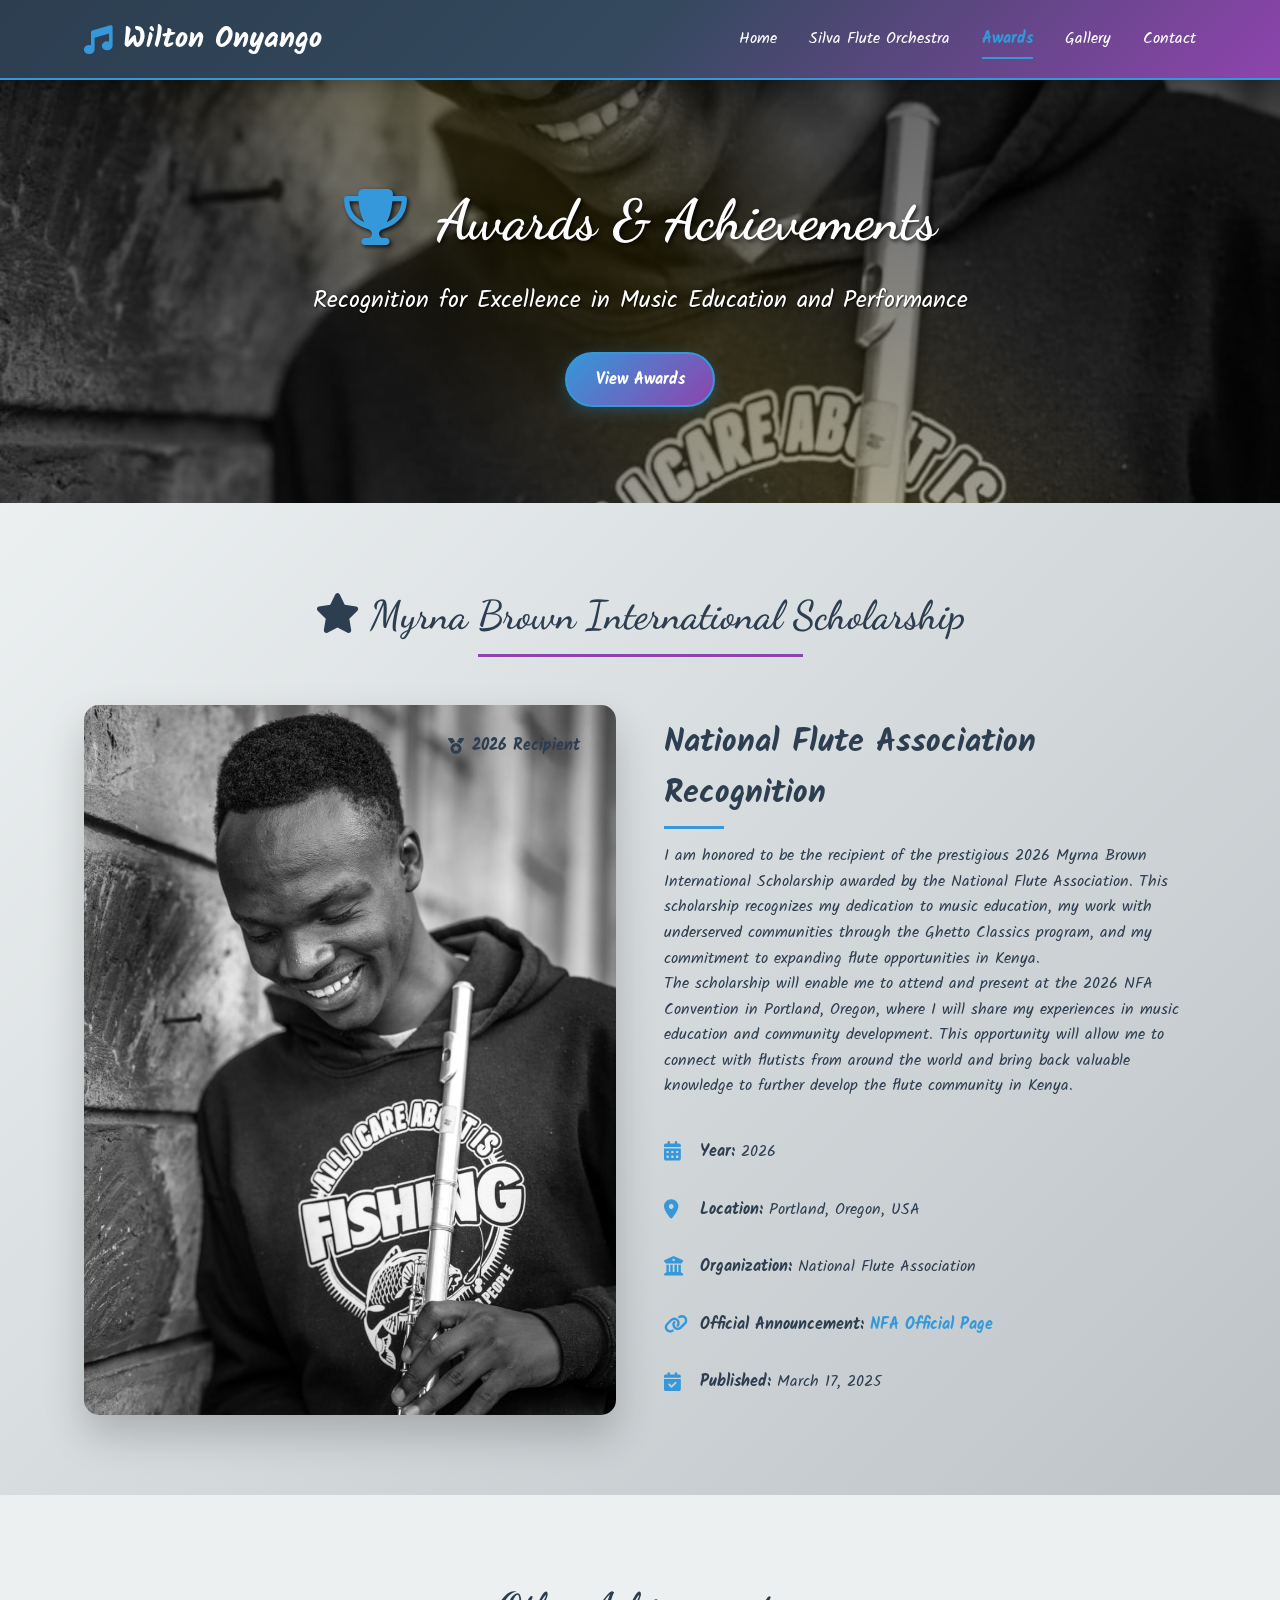
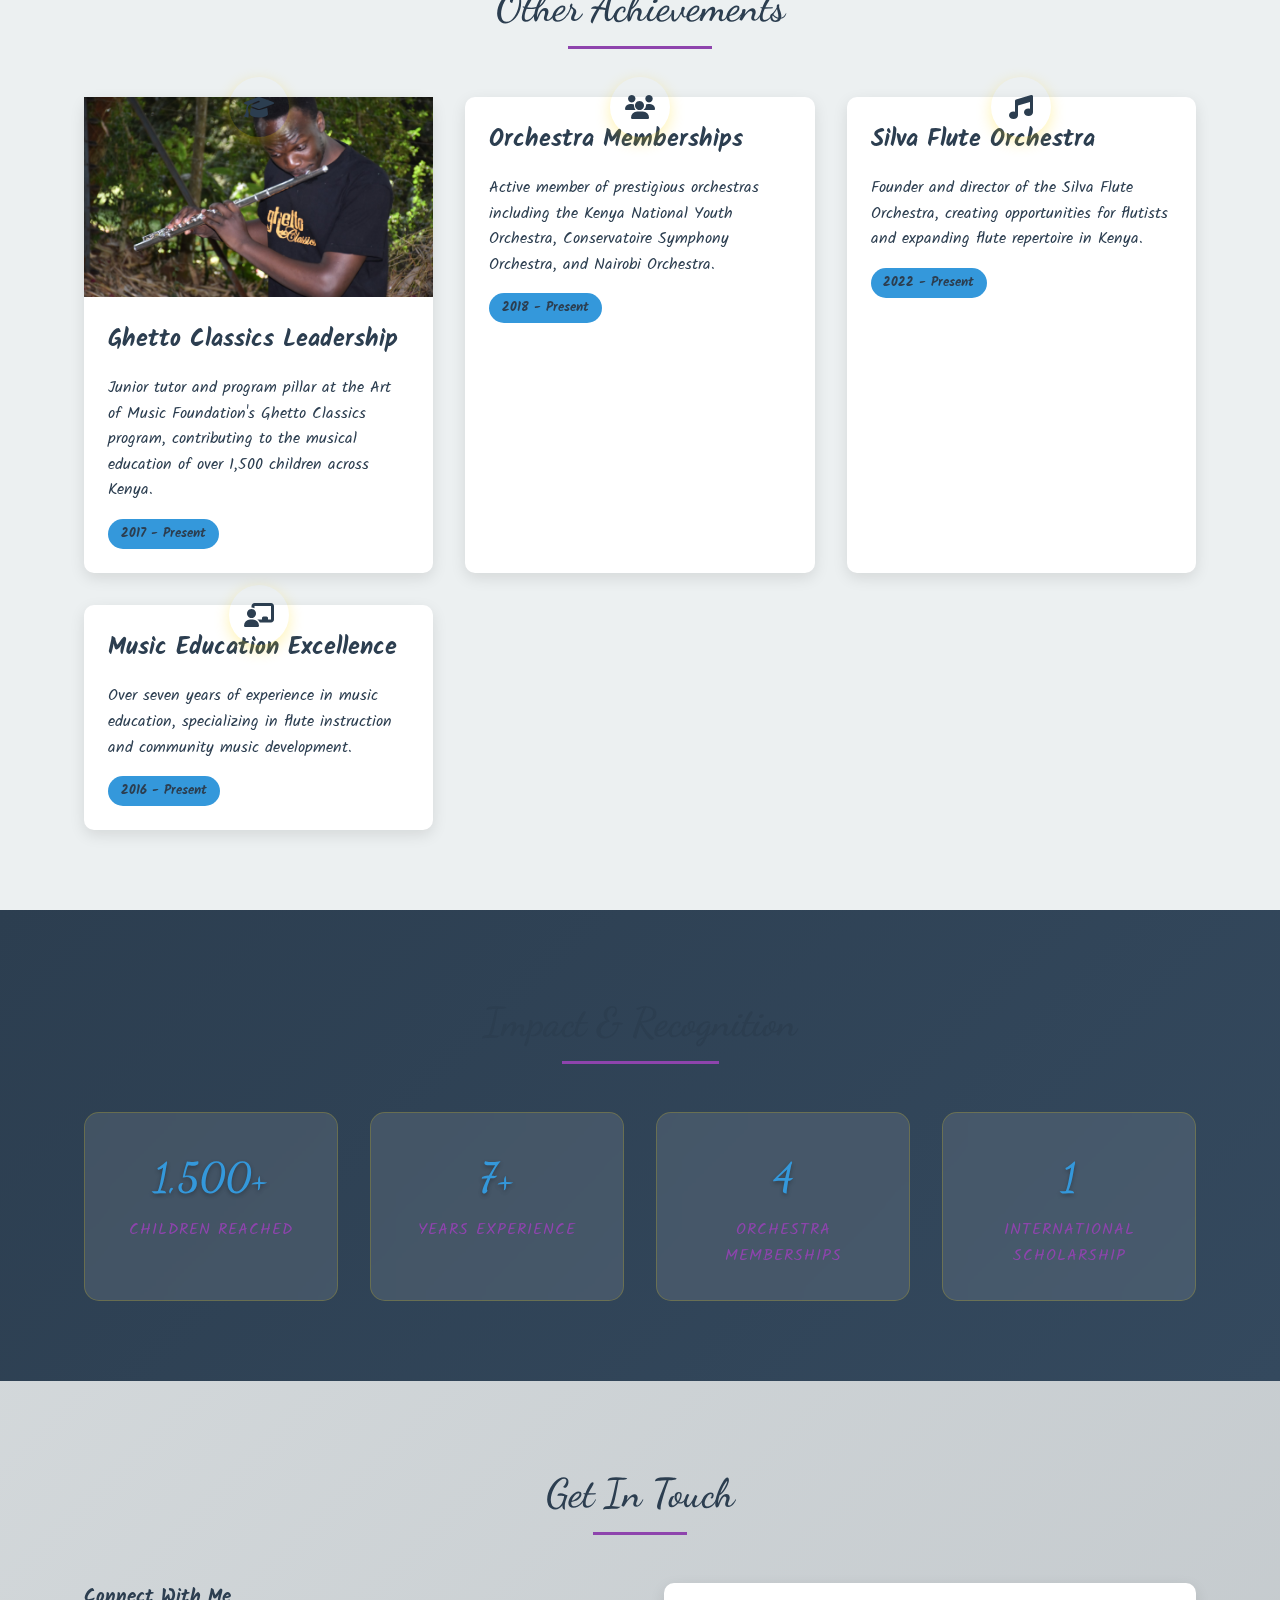
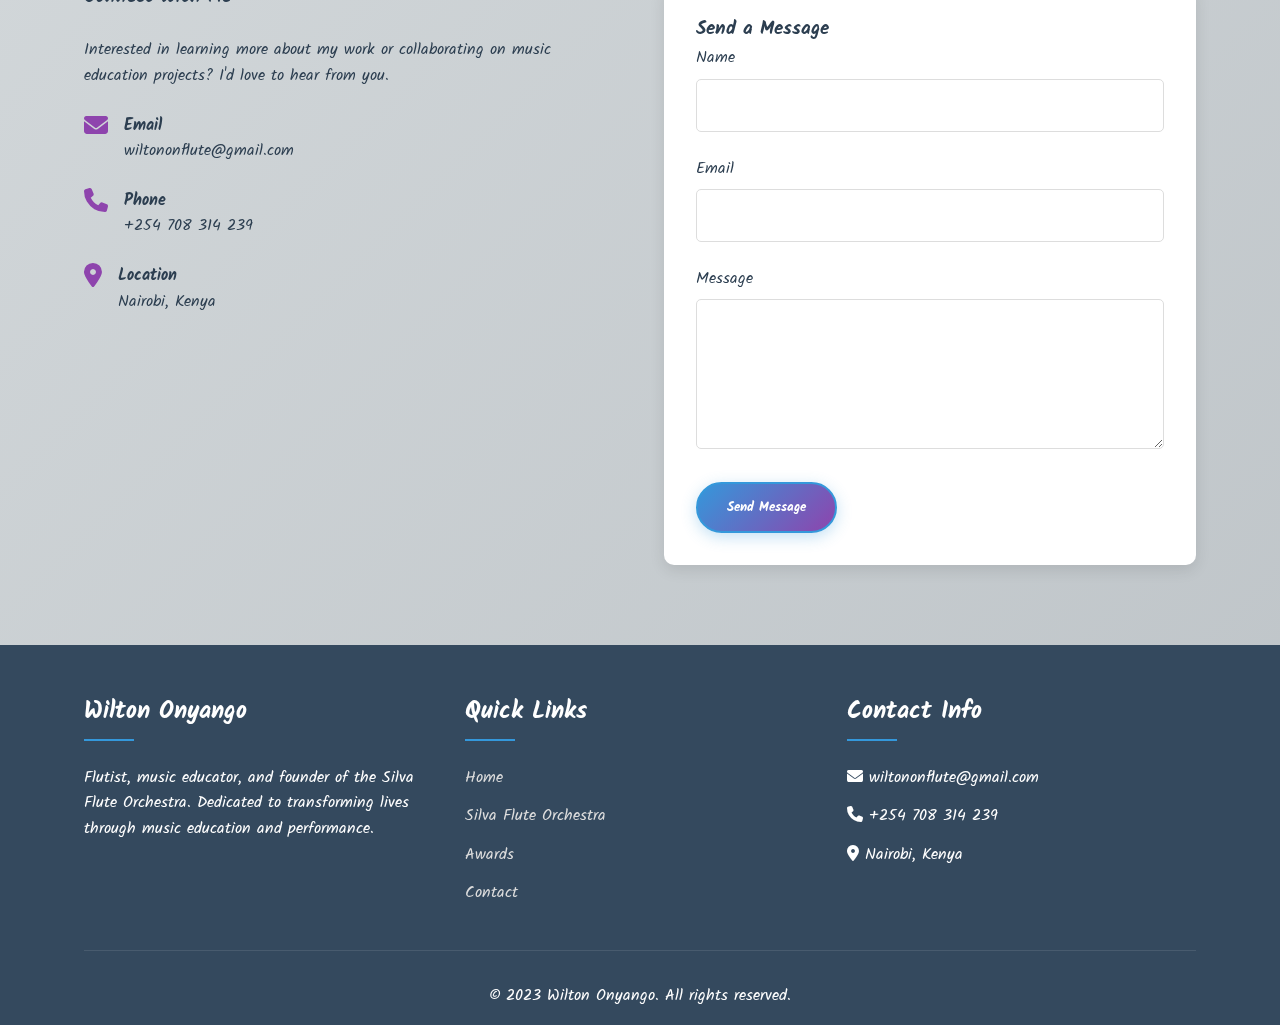
<file: awards.html>
<!DOCTYPE html>
<html lang="en">
<head>
    <meta charset="UTF-8">
    <meta name="viewport" content="width=device-width, initial-scale=1.0">
    <title>Awards & Achievements | Wilton Onyango</title>
    <link rel="icon" type="image/svg+xml" href="data:image/svg+xml,%3Csvg xmlns='http://www.w3.org/2000/svg' viewBox='0 0 100 100'%3E%3Ctext y='.9em' font-size='90'%3E🎵%3C/text%3E%3C/svg%3E">
    <link rel="stylesheet" href="styles.css">
    <link rel="stylesheet" href="https://cdnjs.cloudflare.com/ajax/libs/font-awesome/6.4.0/css/all.min.css">
</head>
<body>
    <!-- Header -->
    <header>
        <div class="container">
                    <nav>
                <div class="logo">
                    <i class="fas fa-music"></i>
                    Wilton Onyango
                </div>
                <div class="mobile-menu-toggle">
                    <span></span>
                    <span></span>
                    <span></span>
                </div>
                <ul class="nav-links">
                    <li><a href="index.html">Home</a></li>
                    <li><a href="sfo.html">Silva Flute Orchestra</a></li>
                    <li><a href="awards.html" class="active">Awards</a></li>
                    <li><a href="index.html#gallery">Gallery</a></li>
                    <li><a href="index.html#contact">Contact</a></li>
                </ul>
            </nav>
        </div>
    </header>

    <!-- Hero Section -->
    <section class="hero">
        <div class="container">
            <div class="hero-content">
                <h1 class="musical-script"><i class="fas fa-trophy"></i> Awards & Achievements</h1>
                <p class="musical-handwriting">Recognition for Excellence in Music Education and Performance</p>
                <a href="#awards" class="btn">View Awards</a>
            </div>
        </div>
        </section>

    <!-- Myrna Brown Scholarship Section -->
    <section id="myrna-brown" class="myrna-brown-section">
        <div class="container">
            <div class="section-title">
                <h2><i class="fas fa-star"></i> Myrna Brown International Scholarship</h2>
            </div>
            <div class="myrna-content">
                <div class="myrna-image">
                    <img src="resources/personal/wilton-2.jpg" alt="Wilton Onyango - Myrna Brown Scholar">
                    <div class="scholarship-badge">
                        <i class="fas fa-medal"></i>
                        <span>2026 Recipient</span>
                    </div>
                </div>
                <div class="myrna-text">
                    <h3>National Flute Association Recognition</h3>
                    <p>I am honored to be the recipient of the prestigious 2026 Myrna Brown International Scholarship awarded by the National Flute Association. This scholarship recognizes my dedication to music education, my work with underserved communities through the Ghetto Classics program, and my commitment to expanding flute opportunities in Kenya.</p>
                    <p>The scholarship will enable me to attend and present at the 2026 NFA Convention in Portland, Oregon, where I will share my experiences in music education and community development. This opportunity will allow me to connect with flutists from around the world and bring back valuable knowledge to further develop the flute community in Kenya.</p>
                    <div class="scholarship-details">
                        <div class="detail-item">
                            <i class="fas fa-calendar-alt"></i>
                            <span><strong>Year:</strong> 2026</span>
                        </div>
                        <div class="detail-item">
                            <i class="fas fa-map-marker-alt"></i>
                            <span><strong>Location:</strong> Portland, Oregon, USA</span>
                        </div>
                        <div class="detail-item">
                            <i class="fas fa-university"></i>
                            <span><strong>Organization:</strong> National Flute Association</span>
                        </div>
                        <div class="detail-item">
                            <i class="fas fa-link"></i>
                            <span><strong>Official Announcement:</strong> <a href="https://www.nfaonline.org/about/about-the-nfa/nfa-news-updates/2025/03/17/2026-myrna-brown-international-scholarship-awarded-to-wilton-onyango" target="_blank" rel="noopener noreferrer">NFA Official Page</a></span>
                        </div>
                        <div class="detail-item">
                            <i class="fas fa-calendar-check"></i>
                            <span><strong>Published:</strong> March 17, 2025</span>
                        </div>
                    </div>
                </div>
                </div>
            </div>
        </section>

    <!-- Awards Section -->
    <section id="awards" class="highlights">
        <div class="container">
            <div class="section-title">
                <h2>Other Achievements</h2>
            </div>
            <div class="highlight-cards">
                <div class="card award-card">
                    <div class="award-icon">
                        <i class="fas fa-graduation-cap"></i>
                    </div>
                    <div class="card-img">
                        <img src="resources/personal/wilton-ghetto-classics.jpg" alt="Ghetto Classics">
                    </div>
                    <div class="card-content">
                        <h3>Ghetto Classics Leadership</h3>
                        <p>Junior tutor and program pillar at the Art of Music Foundation's Ghetto Classics program, contributing to the musical education of over 1,500 children across Kenya.</p>
                        <div class="award-year">2017 - Present</div>
                    </div>
                </div>
                <div class="card award-card">
                    <div class="award-icon">
                        <i class="fas fa-users"></i>
                    </div>
                    <div class="card-content">
                        <h3>Orchestra Memberships</h3>
                        <p>Active member of prestigious orchestras including the Kenya National Youth Orchestra, Conservatoire Symphony Orchestra, and Nairobi Orchestra.</p>
                        <div class="award-year">2018 - Present</div>
                    </div>
                </div>
                <div class="card award-card">
                    <div class="award-icon">
                        <i class="fas fa-music"></i>
                    </div>
                    <div class="card-content">
                        <h3>Silva Flute Orchestra</h3>
                        <p>Founder and director of the Silva Flute Orchestra, creating opportunities for flutists and expanding flute repertoire in Kenya.</p>
                        <div class="award-year">2022 - Present</div>
                    </div>
                </div>
                <div class="card award-card">
                    <div class="award-icon">
                        <i class="fas fa-chalkboard-teacher"></i>
                    </div>
                    <div class="card-content">
                        <h3>Music Education Excellence</h3>
                        <p>Over seven years of experience in music education, specializing in flute instruction and community music development.</p>
                        <div class="award-year">2016 - Present</div>
                    </div>
                </div>
                </div>
            </div>
        </section>

    <!-- Impact Section -->
    <section class="impact-section">
        <div class="container">
            <div class="section-title">
                <h2>Impact & Recognition</h2>
            </div>
            <div class="impact-stats">
                <div class="stat-item">
                    <div class="stat-number">1,500+</div>
                    <div class="stat-label">Children Reached</div>
                </div>
                <div class="stat-item">
                    <div class="stat-number">7+</div>
                    <div class="stat-label">Years Experience</div>
                </div>
                <div class="stat-item">
                    <div class="stat-number">4</div>
                    <div class="stat-label">Orchestra Memberships</div>
                </div>
                <div class="stat-item">
                    <div class="stat-number">1</div>
                    <div class="stat-label">International Scholarship</div>
                </div>
                </div>
            </div>
        </section>

    <!-- Contact Section -->
    <section id="contact">
        <div class="container">
            <div class="section-title">
                <h2>Get In Touch</h2>
            </div>
            <div class="contact-content">
                <div class="contact-info">
                    <h3>Connect With Me</h3>
                    <p>Interested in learning more about my work or collaborating on music education projects? I'd love to hear from you.</p>
                    <div class="contact-item">
                        <i class="fas fa-envelope"></i>
                        <div>
                            <h4>Email</h4>
                            <p>wiltononflute@gmail.com</p>
                        </div>
                    </div>
                    <div class="contact-item">
                        <i class="fas fa-phone"></i>
                        <div>
                            <h4>Phone</h4>
                            <p>+254 708 314 239</p>
                        </div>
                    </div>
                    <div class="contact-item">
                        <i class="fas fa-map-marker-alt"></i>
                        <div>
                            <h4>Location</h4>
                            <p>Nairobi, Kenya</p>
                        </div>
                    </div>
                </div>
                <div class="contact-form">
                    <h3>Send a Message</h3>
                    <form>
                        <div class="form-group">
                            <label for="name">Name</label>
                            <input type="text" id="name" class="form-control" required>
                        </div>
                        <div class="form-group">
                            <label for="email">Email</label>
                            <input type="email" id="email" class="form-control" required>
                        </div>
                        <div class="form-group">
                            <label for="message">Message</label>
                            <textarea id="message" class="form-control" required></textarea>
                </div>
                        <button type="submit" class="btn">Send Message</button>
                    </form>
                </div>
                </div>
            </div>
        </section>

    <!-- Footer -->
    <footer>
        <div class="container">
        <div class="footer-content">
            <div class="footer-section">
                <h3>Wilton Onyango</h3>
                    <p>Flutist, music educator, and founder of the Silva Flute Orchestra. Dedicated to transforming lives through music education and performance.</p>
            </div>
            <div class="footer-section">
                <h3>Quick Links</h3>
                    <ul class="footer-links">
                    <li><a href="index.html">Home</a></li>
                    <li><a href="sfo.html">Silva Flute Orchestra</a></li>
                    <li><a href="awards.html">Awards</a></li>
                    <li><a href="index.html#contact">Contact</a></li>
                </ul>
            </div>
            <div class="footer-section">
                <h3>Contact Info</h3>
                    <ul class="footer-links">
                        <li><i class="fas fa-envelope"></i> wiltononflute@gmail.com</li>
                        <li><i class="fas fa-phone"></i> +254 708 314 239</li>
                        <li><i class="fas fa-map-marker-alt"></i> Nairobi, Kenya</li>
                    </ul>
            </div>
        </div>
        <div class="footer-bottom">
            <p>&copy; 2023 Wilton Onyango. All rights reserved.</p>
            </div>
        </div>
    </footer>

    <script>
        // Simple form validation
        document.querySelector('form').addEventListener('submit', function(e) {
            e.preventDefault();
            alert('Thank you for your message! I will get back to you soon.');
            this.reset();
        });

        // Mobile menu functionality
        const mobileMenuToggle = document.querySelector('.mobile-menu-toggle');
        const navLinks = document.querySelector('.nav-links');

        mobileMenuToggle.addEventListener('click', function() {
            this.classList.toggle('active');
            navLinks.classList.toggle('active');
        });

        // Close mobile menu when clicking on a link
        const navLinksItems = document.querySelectorAll('.nav-links a');
        navLinksItems.forEach(link => {
            link.addEventListener('click', function() {
                mobileMenuToggle.classList.remove('active');
                navLinks.classList.remove('active');
            });
        });

        // Close mobile menu when clicking outside
        document.addEventListener('click', function(e) {
            if (!mobileMenuToggle.contains(e.target) && !navLinks.contains(e.target)) {
                mobileMenuToggle.classList.remove('active');
                navLinks.classList.remove('active');
            }
        });
    </script>
</body>
</html>
</file>
<file: styles.css>
/* Import Musical Fonts */
@import url('https://fonts.googleapis.com/css2?family=Dancing+Script:wght@400;500;600;700&family=Kalam:wght@300;400;700&display=swap');

/* Global Styles */
:root {
    --primary-color: #2c3e50;
    --secondary-color: #8e44ad;
    --accent-color: #3498db;
    --light-color: #ecf0f1;
    --dark-color: #34495e;
    --silver-light: #bdc3c7;
    --flute-silver: #95a5a6;
    --flute-gold: #f39c12;
    --transition: all 0.3s ease;
}

* {
    margin: 0;
    padding: 0;
    box-sizing: border-box;
    font-family: 'Kalam', cursive;
}

/* Musical Typography Classes */
.musical-script {
    font-family: 'Dancing Script', cursive;
    font-weight: 600;
}

.musical-handwriting {
    font-family: 'Kalam', cursive;
    font-weight: 400;
}

body {
    background: linear-gradient(135deg, #ecf0f1 0%, #bdc3c7 100%);
    color: var(--primary-color);
    line-height: 1.6;
    position: relative;
    overflow-x: hidden;
}

/* Animated Musical Elements */
body::before {
    content: '♪ ♫ ♪ ♫ ♪ ♫ ♪ ♫ ♪ ♫ ♪ ♫ ♪ ♫ ♪ ♫ ♪ ♫ ♪ ♫';
    position: fixed;
    top: 0;
    left: 0;
    width: 200%;
    height: 100%;
    font-size: 1.5rem;
    color: rgba(52, 152, 219, 0.1);
    z-index: -1;
    animation: floatNotes 20s linear infinite;
    pointer-events: none;
    white-space: nowrap;
    line-height: 2;
}

body::after {
    content: '♩ ♪ ♫ ♬ ♭ ♮ ♯ ♩ ♪ ♫ ♬ ♭ ♮ ♯ ♩ ♪ ♫ ♬ ♭ ♮ ♯';
    position: fixed;
    top: 0;
    left: -100%;
    width: 200%;
    height: 100%;
    font-size: 1.2rem;
    color: rgba(142, 68, 173, 0.08);
    z-index: -1;
    animation: floatNotes 25s linear infinite reverse;
    pointer-events: none;
    white-space: nowrap;
    line-height: 3;
}

@keyframes floatNotes {
    0% { transform: translateX(-50%); }
    100% { transform: translateX(0%); }
}

.container {
    width: 90%;
    max-width: 1200px;
    margin: 0 auto;
    padding: 0 20px;
}

/* Header Styles */
header {
    background: linear-gradient(135deg, var(--primary-color) 0%, var(--dark-color) 50%, var(--secondary-color) 100%);
    color: white;
    padding: 1rem 0;
    position: sticky;
    top: 0;
    z-index: 100;
    box-shadow: 0 4px 20px rgba(0, 0, 0, 0.3);
    border-bottom: 2px solid var(--accent-color);
}

nav {
    display: flex;
    justify-content: space-between;
    align-items: center;
}

.logo {
    font-size: 1.8rem;
    font-weight: 700;
    display: flex;
    align-items: center;
}

.logo i {
    margin-right: 10px;
    color: var(--accent-color);
}

.nav-links {
    display: flex;
    list-style: none;
}

.nav-links li {
    margin-left: 2rem;
}

.nav-links a {
    color: white;
    text-decoration: none;
    font-weight: 500;
    transition: var(--transition);
    padding: 0.5rem 0;
    position: relative;
}

.nav-links a:after {
    content: '';
    position: absolute;
    width: 0;
    height: 2px;
    bottom: 0;
    left: 0;
    background-color: var(--accent-color);
    transition: var(--transition);
}

.nav-links a:hover:after {
    width: 100%;
}

/* Mobile Menu Toggle */
.mobile-menu-toggle {
    display: none;
    flex-direction: column;
    cursor: pointer;
    padding: 0.5rem;
}

.mobile-menu-toggle span {
    width: 25px;
    height: 3px;
    background: var(--accent-color);
    margin: 3px 0;
    transition: var(--transition);
    border-radius: 2px;
}

.mobile-menu-toggle.active span:nth-child(1) {
    transform: rotate(-45deg) translate(-5px, 6px);
}

.mobile-menu-toggle.active span:nth-child(2) {
    opacity: 0;
}

.mobile-menu-toggle.active span:nth-child(3) {
    transform: rotate(45deg) translate(-5px, -6px);
}

/* Hero Section */
.hero {
    background: linear-gradient(rgba(0, 0, 0, 0.6), rgba(0, 0, 0, 0.4)), url('resources/personal/wilton-2.jpg') no-repeat center center/cover;
    color: white;
    padding: 6rem 0;
    text-align: center;
    position: relative;
    overflow: hidden;
}

.hero::before {
    content: '';
    position: absolute;
    top: 0;
    left: 0;
    right: 0;
    bottom: 0;
    background: linear-gradient(45deg, transparent 30%, rgba(255, 215, 0, 0.1) 50%, transparent 70%);
    animation: shimmer 3s ease-in-out infinite;
}

.hero-content {
    max-width: 800px;
    margin: 0 auto;
}

.hero h1 {
    font-size: 3.5rem;
    margin-bottom: 1rem;
    animation: fadeIn 1s ease;
    text-shadow: 2px 2px 4px rgba(0, 0, 0, 0.8);
    position: relative;
    z-index: 2;
    font-family: 'Dancing Script', cursive;
    font-weight: 700;
}

.hero h1 i {
    color: var(--accent-color);
    margin-right: 15px;
    animation: float 2s ease-in-out infinite;
}

.hero p {
    font-size: 1.5rem;
    margin-bottom: 2rem;
    animation: fadeIn 1.5s ease;
    text-shadow: 1px 1px 2px rgba(0, 0, 0, 0.8);
    position: relative;
    z-index: 2;
    font-family: 'Kalam', cursive;
    font-weight: 400;
}

.btn {
    display: inline-block;
    background: linear-gradient(135deg, var(--accent-color) 0%, var(--secondary-color) 100%);
    color: white;
    padding: 0.8rem 1.8rem;
    border: 2px solid var(--accent-color);
    border-radius: 50px;
    text-decoration: none;
    font-weight: 600;
    transition: var(--transition);
    animation: fadeIn 2s ease;
    position: relative;
    z-index: 2;
    box-shadow: 0 4px 15px rgba(52, 152, 219, 0.3);
    font-family: 'Kalam', cursive;
}

.btn:hover {
    background: linear-gradient(135deg, var(--secondary-color) 0%, var(--flute-silver) 100%);
    color: white;
    transform: translateY(-3px);
    box-shadow: 0 10px 25px rgba(142, 68, 173, 0.4);
    border-color: var(--secondary-color);
}

/* Sections */
section {
    padding: 5rem 0;
}

.section-title {
    text-align: center;
    margin-bottom: 3rem;
}

.section-title h2 {
    font-size: 2.5rem;
    color: var(--primary-color);
    position: relative;
    display: inline-block;
    padding-bottom: 10px;
    font-family: 'Dancing Script', cursive;
    font-weight: 600;
}

.section-title h2:after {
    content: '';
    position: absolute;
    width: 50%;
    height: 3px;
    background: var(--secondary-color);
    bottom: 0;
    left: 25%;
}

/* About Section */
.about-content {
    display: grid;
    grid-template-columns: 1fr 1fr;
    gap: 3rem;
    align-items: center;
}

.about-img {
    border-radius: 10px;
    overflow: hidden;
    box-shadow: 0 15px 30px rgba(0, 0, 0, 0.1);
}

.about-img img {
    width: 100%;
    height: auto;
    display: block;
    transition: var(--transition);
}

.about-img:hover img {
    transform: scale(1.05);
}

.about-text h3 {
    font-size: 1.8rem;
    margin-bottom: 1.5rem;
    color: var(--primary-color);
}

.about-text p {
    margin-bottom: 1.5rem;
}

/* Highlights Section */
.highlights {
    background-color: var(--light-color);
    position: relative;
    overflow: hidden;
}

.highlights::before {
    content: '♪ ♫ ♪ ♫ ♪ ♫ ♪ ♫ ♪ ♫ ♪ ♫ ♪ ♫ ♪ ♫ ♪ ♫ ♪ ♫';
    position: absolute;
    top: 0;
    left: -100%;
    width: 200%;
    height: 100%;
    font-size: 2rem;
    color: rgba(52, 152, 219, 0.15);
    z-index: 0;
    animation: floatNotes 15s linear infinite;
    pointer-events: none;
    white-space: nowrap;
    line-height: 4;
}

.highlights::after {
    content: '♩ ♪ ♫ ♬ ♭ ♮ ♯ ♩ ♪ ♫ ♬ ♭ ♮ ♯ ♩ ♪ ♫ ♬ ♭ ♮ ♯';
    position: absolute;
    top: 0;
    left: -100%;
    width: 200%;
    height: 100%;
    font-size: 1.8rem;
    color: rgba(142, 68, 173, 0.12);
    z-index: 0;
    animation: floatNotes 18s linear infinite reverse;
    pointer-events: none;
    white-space: nowrap;
    line-height: 5;
}

.highlight-cards {
    display: grid;
    grid-template-columns: repeat(auto-fit, minmax(300px, 1fr));
    gap: 2rem;
    position: relative;
    z-index: 1;
}

.card {
    background: white;
    border-radius: 10px;
    overflow: hidden;
    box-shadow: 0 5px 15px rgba(0, 0, 0, 0.1);
    transition: var(--transition);
}

.card:hover {
    transform: translateY(-10px);
    box-shadow: 0 15px 30px rgba(0, 0, 0, 0.15);
}

.card-img {
    height: 200px;
    overflow: hidden;
}

.card-img img {
    width: 100%;
    height: 100%;
    object-fit: cover;
    transition: var(--transition);
}

.card:hover .card-img img {
    transform: scale(1.1);
}

.card-content {
    padding: 1.5rem;
}

.card h3 {
    font-size: 1.5rem;
    margin-bottom: 1rem;
    color: var(--primary-color);
}

/* Contact Section */
.contact {
    position: relative;
    overflow: hidden;
}

.contact::before {
    content: '♪ ♫ ♪ ♫ ♪ ♫ ♪ ♫ ♪ ♫ ♪ ♫ ♪ ♫ ♪ ♫ ♪ ♫ ♪ ♫';
    position: absolute;
    top: 0;
    left: -100%;
    width: 200%;
    height: 100%;
    font-size: 1.8rem;
    color: rgba(52, 152, 219, 0.1);
    z-index: 0;
    animation: floatNotes 14s linear infinite;
    pointer-events: none;
    white-space: nowrap;
    line-height: 3;
}

.contact::after {
    content: '♩ ♪ ♫ ♬ ♭ ♮ ♯ ♩ ♪ ♫ ♬ ♭ ♮ ♯ ♩ ♪ ♫ ♬ ♭ ♮ ♯';
    position: absolute;
    top: 0;
    left: -100%;
    width: 200%;
    height: 100%;
    font-size: 1.5rem;
    color: rgba(142, 68, 173, 0.08);
    z-index: 0;
    animation: floatNotes 17s linear infinite reverse;
    pointer-events: none;
    white-space: nowrap;
    line-height: 4;
}

.contact-content {
    display: grid;
    grid-template-columns: 1fr 1fr;
    gap: 3rem;
    position: relative;
    z-index: 1;
}

.contact-info {
    display: flex;
    flex-direction: column;
    gap: 1.5rem;
}

.contact-item {
    display: flex;
    align-items: flex-start;
    gap: 1rem;
}

.contact-item i {
    font-size: 1.5rem;
    color: var(--secondary-color);
}

.contact-form {
    background: white;
    padding: 2rem;
    border-radius: 10px;
    box-shadow: 0 5px 15px rgba(0, 0, 0, 0.1);
}

.form-group {
    margin-bottom: 1.5rem;
}

.form-group label {
    display: block;
    margin-bottom: 0.5rem;
    font-weight: 500;
}

.form-control {
    width: 100%;
    padding: 0.8rem 1rem;
    border: 1px solid #ddd;
    border-radius: 5px;
    font-size: 1rem;
    transition: var(--transition);
}

.form-control:focus {
    border-color: var(--accent-color);
    outline: none;
    box-shadow: 0 0 0 3px rgba(52, 152, 219, 0.2);
}

textarea.form-control {
    min-height: 150px;
    resize: vertical;
}

/* Footer */
footer {
    background: var(--dark-color);
    color: white;
    padding: 3rem 0 1rem;
}

.footer-content {
    display: grid;
    grid-template-columns: repeat(auto-fit, minmax(250px, 1fr));
    gap: 2rem;
    margin-bottom: 2rem;
}

.footer-section h3 {
    font-size: 1.5rem;
    margin-bottom: 1.5rem;
    position: relative;
    padding-bottom: 10px;
}

.footer-section h3:after {
    content: '';
    position: absolute;
    width: 50px;
    height: 2px;
    background: var(--accent-color);
    bottom: 0;
    left: 0;
}

.footer-links {
    list-style: none;
}

.footer-links li {
    margin-bottom: 0.8rem;
}

.footer-links a {
    color: #ddd;
    text-decoration: none;
    transition: var(--transition);
}

.footer-links a:hover {
    color: var(--accent-color);
    padding-left: 5px;
}

.social-links {
    display: flex;
    gap: 1rem;
    margin-top: 1.5rem;
}

.social-links a {
    display: flex;
    align-items: center;
    justify-content: center;
    width: 40px;
    height: 40px;
    background: rgba(255, 255, 255, 0.1);
    border-radius: 50%;
    color: white;
    text-decoration: none;
    transition: var(--transition);
}

.social-links a:hover {
    background: var(--accent-color);
    transform: translateY(-3px);
}

.footer-bottom {
    text-align: center;
    padding-top: 2rem;
    border-top: 1px solid rgba(255, 255, 255, 0.1);
}

/* Animations */
@keyframes fadeIn {
    from {
        opacity: 0;
        transform: translateY(20px);
    }
    to {
        opacity: 1;
        transform: translateY(0);
    }
}

@keyframes float {
    0%, 100% {
        transform: translateY(0px);
    }
    50% {
        transform: translateY(-10px);
    }
}

@keyframes shimmer {
    0% {
        transform: translateX(-100%);
    }
    100% {
        transform: translateX(100%);
    }
}

@keyframes pulse {
    0%, 100% {
        transform: scale(1);
    }
    50% {
        transform: scale(1.05);
    }
}

@keyframes rotate {
    from {
        transform: rotate(0deg);
    }
    to {
        transform: rotate(360deg);
    }
}

/* SFO Logo Styles */
.sfo-logo-container {
    margin-bottom: 2rem;
    display: flex;
    justify-content: center;
}

.sfo-logo {
    max-width: 200px;
    height: auto;
    filter: drop-shadow(0 4px 8px rgba(0, 0, 0, 0.3));
    animation: float 3s ease-in-out infinite;
}

.sfo-card-img {
    background: linear-gradient(135deg, var(--light-color) 0%, var(--silver-light) 100%);
    display: flex;
    align-items: center;
    justify-content: center;
    padding: 2rem;
}

.sfo-card-logo {
    max-width: 120px;
    height: auto;
    filter: drop-shadow(0 2px 4px rgba(0, 0, 0, 0.2));
    transition: var(--transition);
}

.sfo-card-img:hover .sfo-card-logo {
    transform: scale(1.1);
}

/* Awards Page Specific Styles */
.myrna-brown-section {
    background: linear-gradient(135deg, var(--light-color) 0%, var(--silver-light) 100%);
    padding: 5rem 0;
}

.myrna-content {
    display: grid;
    grid-template-columns: 1fr 1fr;
    gap: 3rem;
    align-items: center;
}

.myrna-image {
    position: relative;
    border-radius: 15px;
    overflow: hidden;
    box-shadow: 0 20px 40px rgba(0, 0, 0, 0.2);
}

.myrna-image img {
    width: 100%;
    height: auto;
    display: block;
    transition: var(--transition);
}

.myrna-image:hover img {
    transform: scale(1.05);
}

.scholarship-badge {
    position: absolute;
    top: 20px;
    right: 20px;
    background: linear-gradient(135deg, var(--accent-color) 0%, var(--gold-dark) 100%);
    color: var(--primary-color);
    padding: 0.5rem 1rem;
    border-radius: 25px;
    font-weight: 600;
    display: flex;
    align-items: center;
    gap: 0.5rem;
    animation: pulse 2s ease-in-out infinite;
}

.scholarship-badge i {
    animation: rotate 3s linear infinite;
}

.myrna-text h3 {
    font-size: 2rem;
    margin-bottom: 1.5rem;
    color: var(--primary-color);
    position: relative;
}

.myrna-text h3::after {
    content: '';
    position: absolute;
    width: 60px;
    height: 3px;
    background: var(--accent-color);
    bottom: -10px;
    left: 0;
}

.scholarship-details {
    margin-top: 2rem;
    display: flex;
    flex-direction: column;
    gap: 1rem;
}

.detail-item {
    display: flex;
    align-items: center;
    gap: 1rem;
    padding: 0.5rem 0;
}

.detail-item i {
    color: var(--accent-color);
    font-size: 1.2rem;
    width: 20px;
}

.detail-item a {
    color: var(--accent-color);
    text-decoration: none;
    font-weight: 600;
    transition: var(--transition);
    border-bottom: 1px solid transparent;
}

.detail-item a:hover {
    color: var(--gold-dark);
    border-bottom-color: var(--gold-dark);
    text-shadow: 0 0 5px rgba(255, 215, 0, 0.3);
}

.award-card {
    position: relative;
    overflow: visible;
}

.award-icon {
    position: absolute;
    top: -20px;
    left: 50%;
    transform: translateX(-50%);
    width: 60px;
    height: 60px;
    background: linear-gradient(135deg, var(--accent-color) 0%, var(--gold-dark) 100%);
    border-radius: 50%;
    display: flex;
    align-items: center;
    justify-content: center;
    color: var(--primary-color);
    font-size: 1.5rem;
    box-shadow: 0 5px 15px rgba(255, 215, 0, 0.3);
    animation: float 3s ease-in-out infinite;
}

.award-year {
    background: var(--accent-color);
    color: var(--primary-color);
    padding: 0.3rem 0.8rem;
    border-radius: 15px;
    font-size: 0.8rem;
    font-weight: 600;
    display: inline-block;
    margin-top: 1rem;
}

.impact-section {
    background: linear-gradient(135deg, var(--primary-color) 0%, var(--dark-color) 100%);
    color: white;
    padding: 5rem 0;
}

.impact-stats {
    display: grid;
    grid-template-columns: repeat(auto-fit, minmax(200px, 1fr));
    gap: 2rem;
    margin-top: 3rem;
}

.stat-item {
    text-align: center;
    padding: 2rem;
    background: rgba(255, 255, 255, 0.1);
    border-radius: 15px;
    backdrop-filter: blur(10px);
    border: 1px solid rgba(255, 215, 0, 0.2);
    transition: var(--transition);
}

.stat-item:hover {
    transform: translateY(-10px);
    background: rgba(255, 215, 0, 0.1);
    border-color: var(--accent-color);
}

.stat-number {
    font-size: 3rem;
    font-weight: 700;
    color: var(--accent-color);
    margin-bottom: 0.5rem;
    animation: pulse 2s ease-in-out infinite;
}

.stat-label {
    font-size: 1.1rem;
    color: var(--secondary-color);
}

/* Active navigation link */
.nav-links a.active {
    color: var(--accent-color);
    font-weight: 600;
}

.nav-links a.active:after {
    width: 100%;
    background-color: var(--accent-color);
}

/* Flute-themed icons */
.fas.fa-flute::before {
    content: "🎵";
    font-style: normal;
}

/* Enhanced card hover effects */
.card:hover .award-icon {
    animation: rotate 1s ease-in-out;
}

/* Gallery Section Styles */
.gallery-section {
    background: linear-gradient(135deg, var(--light-color) 0%, var(--silver-light) 100%);
    padding: 5rem 0;
    position: relative;
    overflow: hidden;
}

.gallery-section::before {
    content: '♪ ♫ ♪ ♫ ♪ ♫ ♪ ♫ ♪ ♫ ♪ ♫ ♪ ♫ ♪ ♫ ♪ ♫ ♪ ♫';
    position: absolute;
    top: 0;
    left: -100%;
    width: 200%;
    height: 100%;
    font-size: 1.8rem;
    color: rgba(52, 152, 219, 0.12);
    z-index: 0;
    animation: floatNotes 12s linear infinite;
    pointer-events: none;
    white-space: nowrap;
    line-height: 3;
}

.gallery-section::after {
    content: '♩ ♪ ♫ ♬ ♭ ♮ ♯ ♩ ♪ ♫ ♬ ♭ ♮ ♯ ♩ ♪ ♫ ♬ ♭ ♮ ♯';
    position: absolute;
    top: 0;
    left: -100%;
    width: 200%;
    height: 100%;
    font-size: 1.5rem;
    color: rgba(142, 68, 173, 0.1);
    z-index: 0;
    animation: floatNotes 16s linear infinite reverse;
    pointer-events: none;
    white-space: nowrap;
    line-height: 4;
}

.gallery-section .section-title p {
    font-size: 1.1rem;
    color: var(--primary-color);
    margin-top: 1rem;
    opacity: 0.8;
}

.gallery-grid {
    display: grid;
    grid-template-columns: repeat(auto-fit, minmax(280px, 1fr));
    grid-auto-rows: 200px;
    gap: 0.8rem;
    margin-top: 3rem;
    position: relative;
    z-index: 1;
}

.gallery-item {
    position: relative;
    overflow: hidden;
    cursor: pointer;
    border-radius: 8px;
    background: white;
    box-shadow: 0 8px 25px rgba(0, 0, 0, 0.1);
    transition: var(--transition);
    border: 2px solid transparent;
}

/* Unique flute-inspired shapes */
.gallery-item:nth-child(1) { grid-row: span 2; border-radius: 8px 8px 20px 8px; }
.gallery-item:nth-child(2) { grid-row: span 1; border-radius: 20px 8px 8px 8px; }
.gallery-item:nth-child(3) { grid-row: span 2; border-radius: 8px 20px 8px 8px; }
.gallery-item:nth-child(4) { grid-row: span 1; border-radius: 8px 8px 8px 20px; }
.gallery-item:nth-child(5) { grid-row: span 2; border-radius: 20px 8px 20px 8px; }
.gallery-item:nth-child(6) { grid-row: span 1; border-radius: 8px 20px 8px 20px; }
.gallery-item:nth-child(7) { grid-row: span 2; border-radius: 8px 8px 8px 8px; }
.gallery-item:nth-child(8) { grid-row: span 1; border-radius: 20px 20px 8px 8px; }
.gallery-item:nth-child(9) { grid-row: span 2; border-radius: 8px 8px 20px 20px; }
.gallery-item:nth-child(10) { grid-row: span 1; border-radius: 8px 20px 8px 8px; }
.gallery-item:nth-child(11) { grid-row: span 2; border-radius: 20px 8px 8px 20px; }
.gallery-item:nth-child(12) { grid-row: span 1; border-radius: 8px 8px 20px 8px; }
.gallery-item:nth-child(13) { grid-row: span 2; border-radius: 8px 20px 20px 8px; }

.gallery-item:hover {
    transform: translateY(-8px) scale(1.02);
    box-shadow: 0 20px 40px rgba(0, 0, 0, 0.2);
    border-color: var(--accent-color);
}

.gallery-item img,
.gallery-item video {
    width: 100%;
    height: 100%;
    object-fit: cover;
    transition: var(--transition);
}

.gallery-item:hover img,
.gallery-item:hover video {
    transform: scale(1.1);
}

.gallery-overlay {
    position: absolute;
    top: 0;
    left: 0;
    right: 0;
    bottom: 0;
    background: linear-gradient(135deg, rgba(0, 0, 0, 0.7) 0%, rgba(255, 215, 0, 0.3) 100%);
    display: flex;
    flex-direction: column;
    align-items: center;
    justify-content: center;
    opacity: 0;
    transition: var(--transition);
    color: white;
}

.gallery-item:hover .gallery-overlay {
    opacity: 1;
}

.gallery-overlay i {
    font-size: 2.5rem;
    margin-bottom: 0.5rem;
    color: var(--accent-color);
    text-shadow: 0 2px 4px rgba(0, 0, 0, 0.5);
    animation: pulse 2s ease-in-out infinite;
}

.gallery-overlay span {
    font-size: 1rem;
    font-weight: 600;
    text-align: center;
    text-shadow: 0 2px 4px rgba(0, 0, 0, 0.5);
}

/* Video specific styles */
.video-item .gallery-overlay i {
    animation: float 2s ease-in-out infinite;
}

/* Gallery Modal */
.gallery-modal {
    display: none;
    position: fixed;
    z-index: 1000;
    left: 0;
    top: 0;
    width: 100%;
    height: 100%;
    background: rgba(0, 0, 0, 0.9);
    backdrop-filter: blur(10px);
    align-items: center;
    justify-content: center;
    animation: fadeIn 0.3s ease;
}

.modal-content {
    position: relative;
    max-width: 90%;
    max-height: 90%;
    background: white;
    border-radius: 15px;
    overflow: hidden;
    box-shadow: 0 25px 50px rgba(0, 0, 0, 0.5);
    border: 3px solid var(--accent-color);
}

.modal-close {
    position: absolute;
    top: 15px;
    right: 20px;
    color: white;
    font-size: 2rem;
    font-weight: bold;
    cursor: pointer;
    z-index: 1001;
    background: rgba(0, 0, 0, 0.7);
    width: 40px;
    height: 40px;
    border-radius: 50%;
    display: flex;
    align-items: center;
    justify-content: center;
    transition: var(--transition);
}

.modal-close:hover {
    background: var(--accent-color);
    color: var(--primary-color);
    transform: scale(1.1);
}

.modal-media {
    position: relative;
}

.modal-media img,
.modal-media video {
    width: 100%;
    height: auto;
    max-height: 80vh;
    display: block;
}

/* Gallery animations */
@keyframes gallerySlideIn {
    from {
        opacity: 0;
        transform: translateY(30px) scale(0.9);
    }
    to {
        opacity: 1;
        transform: translateY(0) scale(1);
    }
}

.gallery-item {
    animation: gallerySlideIn 0.6s ease forwards;
}

.gallery-item:nth-child(1) { animation-delay: 0.1s; }
.gallery-item:nth-child(2) { animation-delay: 0.2s; }
.gallery-item:nth-child(3) { animation-delay: 0.3s; }
.gallery-item:nth-child(4) { animation-delay: 0.4s; }
.gallery-item:nth-child(5) { animation-delay: 0.5s; }
.gallery-item:nth-child(6) { animation-delay: 0.6s; }
.gallery-item:nth-child(7) { animation-delay: 0.7s; }
.gallery-item:nth-child(8) { animation-delay: 0.8s; }
.gallery-item:nth-child(9) { animation-delay: 0.9s; }
.gallery-item:nth-child(10) { animation-delay: 1.0s; }
.gallery-item:nth-child(11) { animation-delay: 1.1s; }
.gallery-item:nth-child(12) { animation-delay: 1.2s; }
.gallery-item:nth-child(13) { animation-delay: 1.3s; }

/* SFO Statistics Cards */
.sfo-stats {
    display: grid;
    grid-template-columns: repeat(auto-fit, minmax(200px, 1fr));
    gap: 2rem;
    margin-top: 4rem;
    padding: 2rem 0;
}

.stat-card {
    background: linear-gradient(135deg, var(--primary-color) 0%, var(--dark-color) 100%);
    color: white;
    padding: 2rem;
    border-radius: 15px;
    text-align: center;
    position: relative;
    overflow: hidden;
    transition: var(--transition);
    border: 2px solid transparent;
    box-shadow: 0 10px 30px rgba(44, 62, 80, 0.2);
}

.stat-card::before {
    content: '';
    position: absolute;
    top: 0;
    left: -100%;
    width: 100%;
    height: 100%;
    background: linear-gradient(90deg, transparent, rgba(52, 152, 219, 0.2), transparent);
    transition: var(--transition);
}

.stat-card:hover::before {
    left: 100%;
}

.stat-card:hover {
    transform: translateY(-10px) scale(1.05);
    border-color: var(--accent-color);
    box-shadow: 0 20px 40px rgba(52, 152, 219, 0.3);
}

.stat-icon {
    width: 60px;
    height: 60px;
    background: linear-gradient(135deg, var(--accent-color) 0%, var(--secondary-color) 100%);
    border-radius: 50%;
    display: flex;
    align-items: center;
    justify-content: center;
    margin: 0 auto 1rem;
    font-size: 1.5rem;
    color: white;
    animation: float 3s ease-in-out infinite;
    box-shadow: 0 5px 15px rgba(52, 152, 219, 0.3);
}

.stat-card:nth-child(1) .stat-icon { animation-delay: 0.1s; }
.stat-card:nth-child(2) .stat-icon { animation-delay: 0.3s; }
.stat-card:nth-child(3) .stat-icon { animation-delay: 0.5s; }
.stat-card:nth-child(4) .stat-icon { animation-delay: 0.7s; }

.stat-number {
    font-size: 2.5rem;
    font-weight: 700;
    color: var(--accent-color);
    margin-bottom: 0.5rem;
    text-shadow: 0 2px 4px rgba(0, 0, 0, 0.3);
    font-family: 'Dancing Script', cursive;
}

.stat-label {
    font-size: 1rem;
    color: var(--secondary-color);
    font-weight: 500;
    text-transform: uppercase;
    letter-spacing: 1px;
}

/* Enhanced Gallery Animations for SFO */
.gallery-section .gallery-item {
    position: relative;
}

.gallery-section .gallery-item::after {
    content: '';
    position: absolute;
    top: 0;
    left: 0;
    right: 0;
    bottom: 0;
    background: linear-gradient(45deg, transparent 30%, rgba(255, 215, 0, 0.1) 50%, transparent 70%);
    opacity: 0;
    transition: var(--transition);
    pointer-events: none;
}

.gallery-section .gallery-item:hover::after {
    opacity: 1;
    animation: shimmer 2s ease-in-out infinite;
}

/* SFO Gallery Specific Styling */
.gallery-section .section-title h2 i {
    color: var(--accent-color);
    animation: float 2s ease-in-out infinite;
}

/* Pulse animation for gallery items */
@keyframes galleryPulse {
    0%, 100% {
        box-shadow: 0 8px 25px rgba(0, 0, 0, 0.1);
    }
    50% {
        box-shadow: 0 15px 35px rgba(255, 215, 0, 0.2);
    }
}

.gallery-section .gallery-item {
    animation: galleryPulse 4s ease-in-out infinite;
}

.gallery-section .gallery-item:nth-child(1) { animation-delay: 0.2s; }
.gallery-section .gallery-item:nth-child(2) { animation-delay: 0.4s; }
.gallery-section .gallery-item:nth-child(3) { animation-delay: 0.6s; }
.gallery-section .gallery-item:nth-child(4) { animation-delay: 0.8s; }
.gallery-section .gallery-item:nth-child(5) { animation-delay: 1.0s; }
.gallery-section .gallery-item:nth-child(6) { animation-delay: 1.2s; }
.gallery-section .gallery-item:nth-child(7) { animation-delay: 1.4s; }
.gallery-section .gallery-item:nth-child(8) { animation-delay: 1.6s; }
.gallery-section .gallery-item:nth-child(9) { animation-delay: 1.8s; }

/* Responsive Design */

/* Large Tablets and Small Laptops */
@media (max-width: 1200px) {
    .container {
        width: 95%;
        padding: 0 15px;
    }
    
    .hero h1 {
        font-size: 3rem;
    }
    
    .section-title h2 {
        font-size: 2.2rem;
    }
}

/* Tablets */
@media (max-width: 992px) {
    .about-content, .contact-content, .myrna-content {
        grid-template-columns: 1fr;
        gap: 2rem;
    }
    
    .hero h1 {
        font-size: 2.8rem;
    }
    
    .hero p {
        font-size: 1.2rem;
    }
    
    .impact-stats {
        grid-template-columns: repeat(2, 1fr);
    }
    
    .gallery-grid {
        grid-template-columns: repeat(auto-fit, minmax(250px, 1fr));
        gap: 0.6rem;
    }
    
    .sfo-stats {
        grid-template-columns: repeat(2, 1fr);
        gap: 1.5rem;
    }
    
    .nav-links li {
        margin-left: 1.5rem;
    }
    
    .logo {
        font-size: 1.6rem;
    }
    
    section {
        padding: 4rem 0;
    }
}

/* Mobile Devices */
@media (max-width: 768px) {
    .mobile-menu-toggle {
        display: flex;
    }
    
    .nav-links {
        position: fixed;
        top: 70px;
        left: -100%;
        width: 100%;
        height: calc(100vh - 70px);
        background: linear-gradient(135deg, var(--primary-color) 0%, var(--dark-color) 100%);
        flex-direction: column;
        justify-content: flex-start;
        align-items: center;
        padding-top: 2rem;
        transition: var(--transition);
        z-index: 99;
    }
    
    .nav-links.active {
        left: 0;
    }
    
    .nav-links li {
        margin: 1rem 0;
    }
    
    .nav-links a {
        font-size: 1.2rem;
        padding: 1rem 2rem;
        border-radius: 25px;
        background: rgba(255, 255, 255, 0.1);
        backdrop-filter: blur(10px);
        border: 1px solid rgba(255, 215, 0, 0.2);
    }
    
    .nav-links a:hover {
        background: var(--accent-color);
        color: var(--primary-color);
        transform: scale(1.05);
    }
    
    .hero {
        padding: 3rem 0;
    }
    
    .hero h1 {
        font-size: 2.3rem;
    }
    
    .hero p {
        font-size: 1.1rem;
    }
    
    section {
        padding: 3rem 0;
    }
    
    .section-title h2 {
        font-size: 2rem;
    }
    
    .impact-stats {
        grid-template-columns: 1fr;
        gap: 1rem;
    }
    
    .stat-number {
        font-size: 2.5rem;
    }
    
    .gallery-grid {
        grid-template-columns: repeat(auto-fit, minmax(200px, 1fr));
        grid-auto-rows: 150px;
        gap: 0.5rem;
    }
    
    .gallery-overlay i {
        font-size: 2rem;
    }
    
    .gallery-overlay span {
        font-size: 0.9rem;
    }
    
    .modal-content {
        max-width: 95%;
        max-height: 95%;
    }
    
    .modal-close {
        top: 10px;
        right: 15px;
        width: 35px;
        height: 35px;
        font-size: 1.5rem;
    }
    
    .btn {
        padding: 0.7rem 1.5rem;
        font-size: 0.9rem;
    }
    
    .card-content {
        padding: 1rem;
    }
    
    .contact-form {
        padding: 1.5rem;
    }
    
    .footer-content {
        grid-template-columns: 1fr;
        text-align: center;
    }
    
    .sfo-stats {
        grid-template-columns: 1fr;
        gap: 1rem;
    }
    
    .stat-card {
        padding: 1.5rem;
    }
    
    .stat-number {
        font-size: 2rem;
    }
}

/* Small Mobile Devices */
@media (max-width: 480px) {
    .container {
        width: 98%;
        padding: 0 10px;
    }
    
    .hero h1 {
        font-size: 2rem;
    }
    
    .hero p {
        font-size: 1rem;
    }
    
    .section-title h2 {
        font-size: 1.8rem;
    }
    
    .gallery-grid {
        grid-template-columns: repeat(auto-fit, minmax(150px, 1fr));
        grid-auto-rows: 120px;
        gap: 0.4rem;
    }
    
    .gallery-overlay i {
        font-size: 1.5rem;
    }
    
    .gallery-overlay span {
        font-size: 0.8rem;
    }
    
    .modal-content {
        max-width: 98%;
        max-height: 98%;
        border-radius: 10px;
    }
    
    .modal-close {
        top: 8px;
        right: 12px;
        width: 30px;
        height: 30px;
        font-size: 1.2rem;
    }
    
    .btn {
        padding: 0.6rem 1.2rem;
        font-size: 0.8rem;
    }
    
    .card-content {
        padding: 0.8rem;
    }
    
    .contact-form {
        padding: 1rem;
    }
    
    .form-control {
        padding: 0.6rem 0.8rem;
        font-size: 0.9rem;
    }
    
    .stat-number {
        font-size: 2rem;
    }
    
    .stat-label {
        font-size: 1rem;
    }
    
    .stat-card {
        padding: 1rem;
    }
    
    .stat-icon {
        width: 50px;
        height: 50px;
        font-size: 1.2rem;
    }
    
    .stat-number {
        font-size: 1.8rem;
    }
}

/* Extra Small Devices */
@media (max-width: 320px) {
    .hero h1 {
        font-size: 1.8rem;
    }
    
    .section-title h2 {
        font-size: 1.6rem;
    }
    
    .gallery-grid {
        grid-template-columns: repeat(auto-fit, minmax(140px, 1fr));
        grid-auto-rows: 100px;
        gap: 0.3rem;
    }
    
    .gallery-overlay i {
        font-size: 1.2rem;
    }
    
    .gallery-overlay span {
        font-size: 0.7rem;
    }
}
</file>
